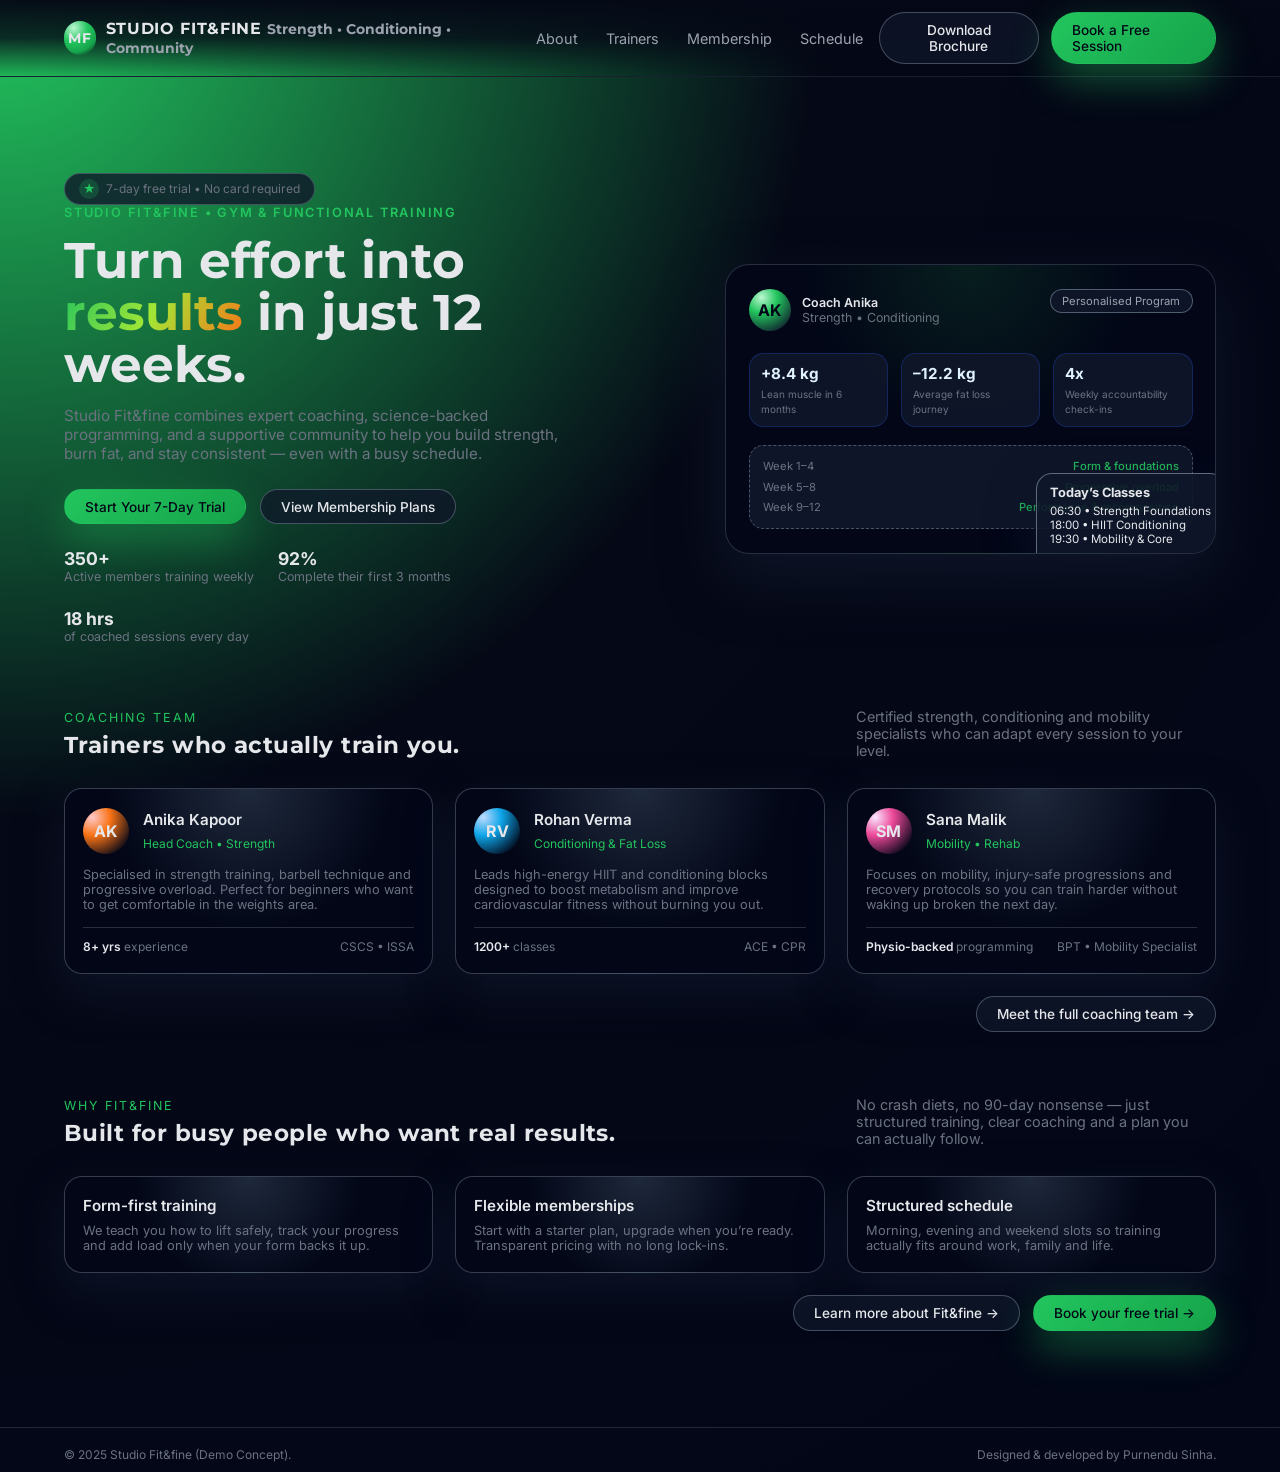
<file: index.html>
<!DOCTYPE html>
<html lang="en">
<head>
  <meta charset="UTF-8" />
  <meta name="viewport" content="width=device-width, initial-scale=1" />
  <title>Studio Fit&fine– Gym & Fitness</title>
  <meta name="description" content="Studio Fit&fine is a modern fitness space offering personal training, group classes, and flexible memberships to help you reach your goals." />

  <!-- Fonts -->
  <link rel="preconnect" href="https://fonts.googleapis.com" />
  <link rel="preconnect" href="https://fonts.gstatic.com" crossorigin />
  <link href="https://fonts.googleapis.com/css2?family=Montserrat:wght@500;600;700;800&family=Inter:wght@300;400;500;600&display=swap" rel="stylesheet" />

  <!-- Styles -->
  <link rel="stylesheet" href="styles.css" />
</head>
<body>
  <header>
    <div class="nav-inner">
      <a href="index.html" class="logo">
        <div class="logo-mark">MF</div>
        <div>
          Studio Fit&fine
          <span>Strength • Conditioning • Community</span>
        </div>
      </a>

      <nav aria-label="Primary navigation">
        <ul>
          <li><a href="about.html">About</a></li>
          <li><a href="trainers.html">Trainers</a></li>
          <li><a href="about.html#membership">Membership</a></li>
          <li><a href="about.html#schedule">Schedule</a></li>
        </ul>
      </nav>

      <div class="nav-cta">
        <button class="btn btn-outline" type="button">Download Brochure</button>
        <a href="about.html#join" class="btn btn-primary">Book a Free Session</a>
      </div>

      <div class="hamburger" aria-hidden="true">
        <span></span><span></span><span></span>
      </div>
    </div>
  </header>

  <main class="page-shell" id="top">
    <!-- HERO -->
    <section class="hero" aria-labelledby="hero-title">
      <div class="hero-copy">
        <div class="btn-pill">
          <span>★</span>
          7-day free trial • No card required
        </div>
        <p class="eyebrow">Studio Fit&fine • Gym & Functional Training</p>
        <h1 id="hero-title">
          Turn effort into <span>results</span> in just 12 weeks.
        </h1>
        <p class="hero-lead">
          Studio Fit&fine combines expert coaching, science-backed programming, and a supportive community
          to help you build strength, burn fat, and stay consistent — even with a busy schedule.
        </p>
        <div class="hero-actions">
          <a href="about.html#join" class="btn btn-primary">
            Start Your 7-Day Trial
          </a>
          <a href="about.html#membership" class="btn btn-outline">
            View Membership Plans
          </a>
        </div>
        <div class="hero-meta">
          <div>
            <strong>350+</strong>
            Active members training weekly
          </div>
          <div>
            <strong>92%</strong>
            Complete their first 3 months
          </div>
          <div>
            <strong>18 hrs</strong>
            of coached sessions every day
          </div>
        </div>
      </div>

      <div class="hero-visual" aria-hidden="true">
        <div class="hero-card">
          <div class="hero-card-header">
            <div class="hero-avatar">
              <div class="hero-avatar-circle">AK</div>
              <div class="hero-avatar-meta">
                <span>Coach Anika</span>
                <span>Strength • Conditioning</span>
              </div>
            </div>
            <div class="hero-tag">Personalised Program</div>
          </div>

          <div class="hero-metrics">
            <div class="metric">
              <strong>+8.4 kg</strong>
              <small>Lean muscle in 6 months</small>
            </div>
            <div class="metric">
              <strong>–12.2 kg</strong>
              <small>Average fat loss journey</small>
            </div>
            <div class="metric">
              <strong>4x</strong>
              <small>Weekly accountability check-ins</small>
            </div>
          </div>

          <div class="hero-timeline">
            <div class="hero-timeline-row">
              <span class="hero-timeline-label">Week 1–4</span>
              <span class="hero-timeline-value">Form &amp; foundations</span>
            </div>
            <div class="hero-timeline-row">
              <span class="hero-timeline-label">Week 5–8</span>
              <span class="hero-timeline-value">Progressive overload</span>
            </div>
            <div class="hero-timeline-row">
              <span class="hero-timeline-label">Week 9–12</span>
              <span class="hero-timeline-value">Performance &amp; recomposition</span>
            </div>
          </div>

          <div class="floating-card">
            <strong>Today’s Classes</strong>
            <span>06:30 • Strength Foundations</span><br />
            <span>18:00 • HIIT Conditioning</span><br />
            <span>19:30 • Mobility &amp; Core</span>
            <div class="floating-progress">
              <span></span>
            </div>
          </div>
        </div>
      </div>
    </section>

    <!-- HOME PREVIEW: Trainers -->
    <section aria-labelledby="home-trainers-title">
      <div class="section-header">
        <div>
          <p class="section-kicker">Coaching team</p>
          <h2 class="section-title" id="home-trainers-title">Trainers who actually train you.</h2>
        </div>
        <p class="section-subtitle">
          Certified strength, conditioning and mobility specialists who can adapt every session to your level.
        </p>
      </div>

      <div class="card-grid" aria-label="Trainer preview">
        <article class="card">
          <div class="trainer-head">
            <div class="trainer-avatar">AK</div>
            <div class="trainer-meta">
              <h3>Anika Kapoor</h3>
              <span>Head Coach • Strength</span>
            </div>
          </div>
          <p class="trainer-bio">
            Specialised in strength training, barbell technique and progressive overload. Perfect for
            beginners who want to get comfortable in the weights area.
          </p>
          <div class="trainer-foot">
            <span><strong>8+ yrs</strong> experience</span>
            <span>CSCS • ISSA</span>
          </div>
        </article>

        <article class="card">
          <div class="trainer-head">
            <div class="trainer-avatar" style="background: radial-gradient(circle at 20% 20%, #bfdbfe 0, #0ea5e9 35%, #020617 85%);">
              RV
            </div>
            <div class="trainer-meta">
              <h3>Rohan Verma</h3>
              <span>Conditioning &amp; Fat Loss</span>
            </div>
          </div>
          <p class="trainer-bio">
            Leads high-energy HIIT and conditioning blocks designed to boost metabolism and improve
            cardiovascular fitness without burning you out.
          </p>
          <div class="trainer-foot">
            <span><strong>1200+</strong> classes</span>
            <span>ACE • CPR</span>
          </div>
        </article>

        <article class="card">
          <div class="trainer-head">
            <div class="trainer-avatar" style="background: radial-gradient(circle at 20% 20%, #fae8ff 0, #ec4899 35%, #020617 85%);">
              SM
            </div>
            <div class="trainer-meta">
              <h3>Sana Malik</h3>
              <span>Mobility • Rehab</span>
            </div>
          </div>
          <p class="trainer-bio">
            Focuses on mobility, injury-safe progressions and recovery protocols so you can train harder
            without waking up broken the next day.
          </p>
          <div class="trainer-foot">
            <span><strong>Physio-backed</strong> programming</span>
            <span>BPT • Mobility Specialist</span>
          </div>
        </article>
      </div>

      <div class="section-cta-row">
        <a href="trainers.html" class="btn btn-outline">Meet the full coaching team →</a>
      </div>
    </section>

    <!-- HOME PREVIEW: Why Fit&fine / Membership -->
    <section aria-labelledby="home-about-title">
      <div class="section-header">
        <div>
          <p class="section-kicker">Why Fit&fine</p>
          <h2 class="section-title" id="home-about-title">Built for busy people who want real results.</h2>
        </div>
        <p class="section-subtitle">
          No crash diets, no 90-day nonsense — just structured training, clear coaching and a plan you can actually follow.
        </p>
      </div>

      <div class="card-grid">
        <article class="card">
          <h3 class="mini-title">Form-first training</h3>
          <p class="mini-copy">
            We teach you how to lift safely, track your progress and add load only when your form backs it up.
          </p>
        </article>
        <article class="card">
          <h3 class="mini-title">Flexible memberships</h3>
          <p class="mini-copy">
            Start with a starter plan, upgrade when you’re ready. Transparent pricing with no long lock-ins.
          </p>
        </article>
        <article class="card">
          <h3 class="mini-title">Structured schedule</h3>
          <p class="mini-copy">
            Morning, evening and weekend slots so training actually fits around work, family and life.
          </p>
        </article>
      </div>

      <div class="section-cta-row">
        <a href="about.html" class="btn btn-outline">Learn more about Fit&fine →</a>
        <a href="about.html#join" class="btn btn-primary">Book your free trial →</a>
      </div>
    </section>
  </main>

  <footer>
    <div class="footer-inner">
      <span>© 2025 Studio Fit&fine (Demo Concept).</span>
      <div class="footer-links">
        <span>Designed &amp; developed by Purnendu Sinha.</span>
      </div>
    </div>
  </footer>
</body>
</html>
</file>
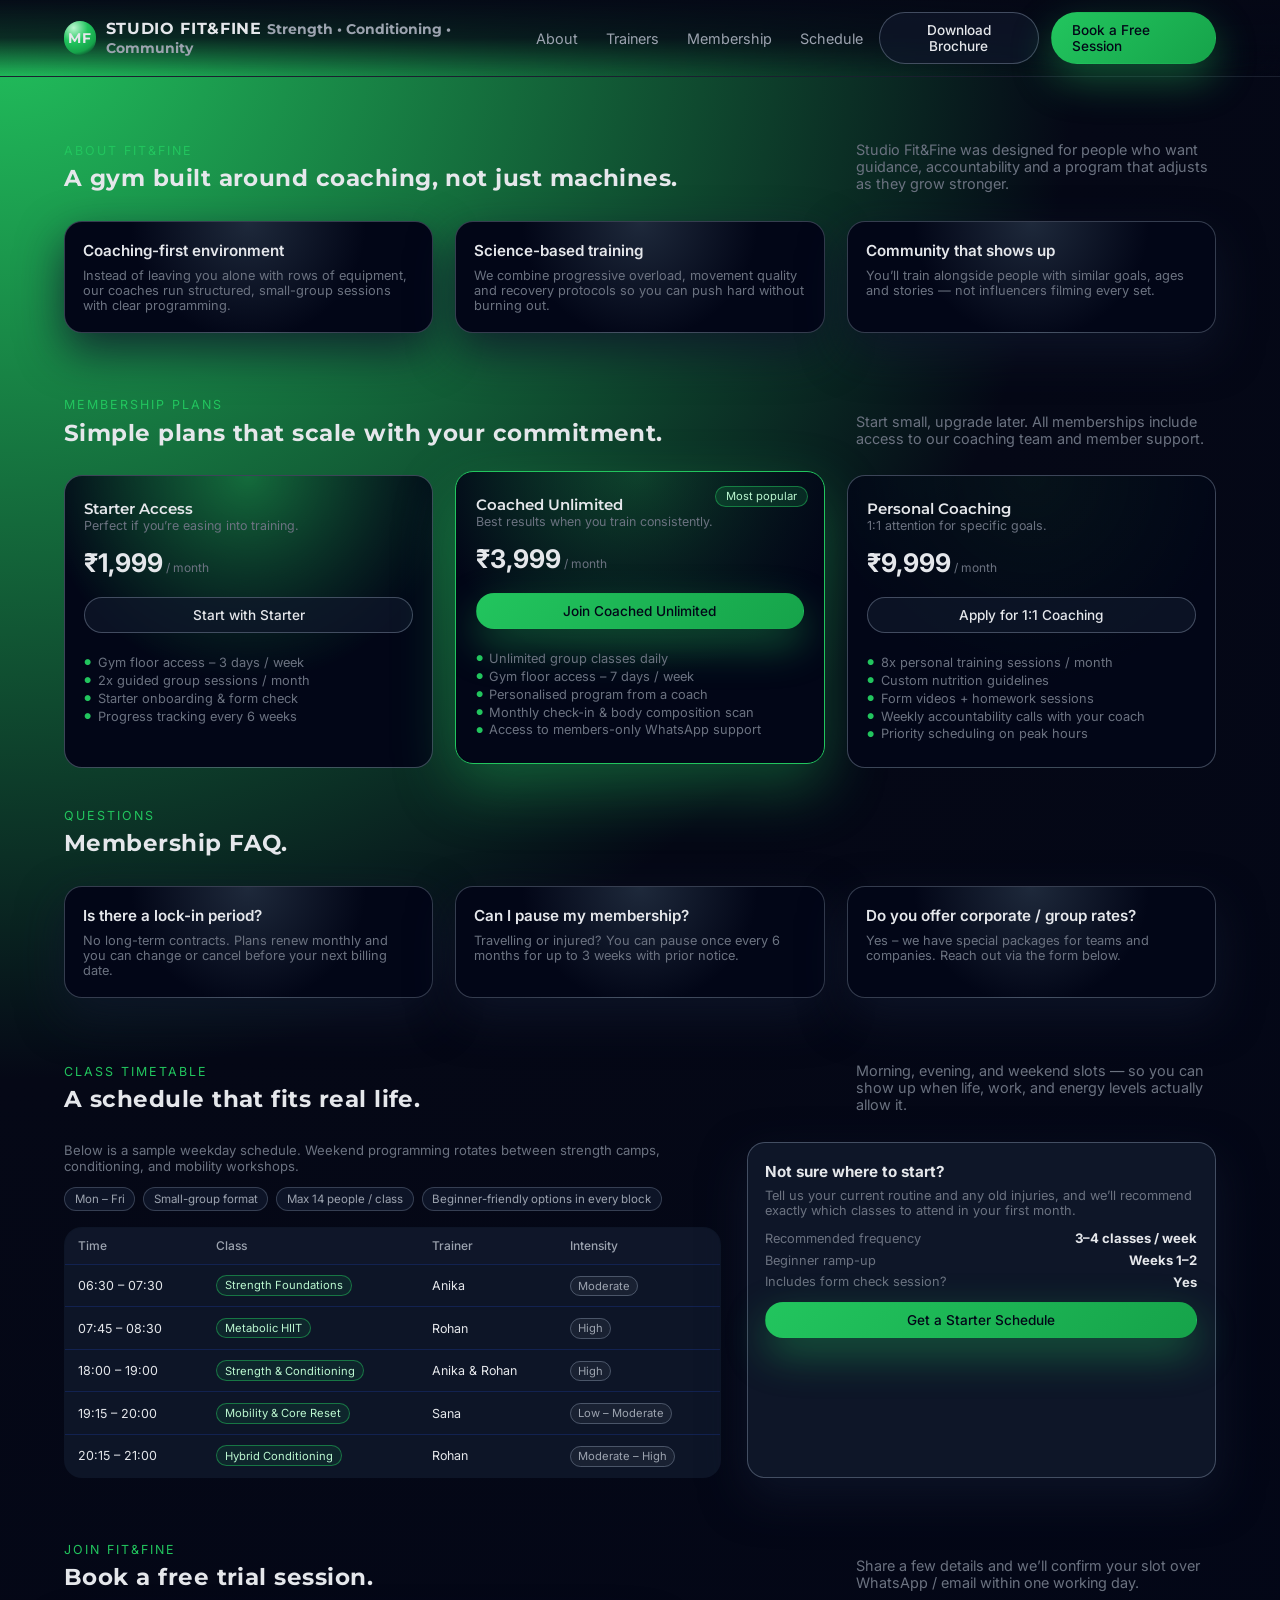
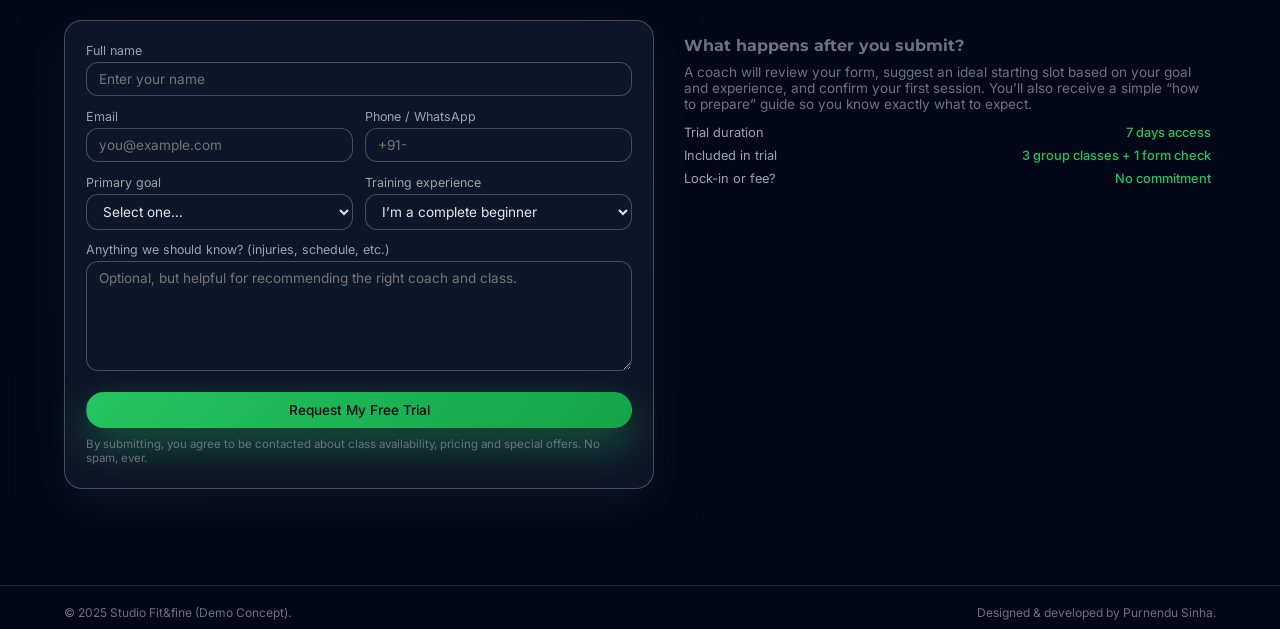
<file: about.html>
<!DOCTYPE html>
<html lang="en">
<head>
  <meta charset="UTF-8" />
  <meta name="viewport" content="width=device-width, initial-scale=1" />
  <title>About – Studio Fit&Fine</title>
  <meta name="description" content="Learn more about Studio Fit&Fine’s story, training philosophy, membership plans and weekly class schedule." />

  <link rel="preconnect" href="https://fonts.googleapis.com" />
  <link rel="preconnect" href="https://fonts.gstatic.com" crossorigin />
  <link href="https://fonts.googleapis.com/css2?family=Montserrat:wght@500;600;700;800&family=Inter:wght@300;400;500;600&display=swap" rel="stylesheet" />

  <link rel="stylesheet" href="styles.css" />
</head>
<body>
  <header>
    <div class="nav-inner">
      <a href="index.html" class="logo">
        <div class="logo-mark">MF</div>
        <div>
          Studio Fit&Fine
          <span>Strength • Conditioning • Community</span>
        </div>
      </a>

      <nav aria-label="Primary navigation">
        <ul>
          <li><a href="about.html">About</a></li>
          <li><a href="trainers.html">Trainers</a></li>
          <li><a href="#membership">Membership</a></li>
          <li><a href="#schedule">Schedule</a></li>
        </ul>
      </nav>

      <div class="nav-cta">
        <button class="btn btn-outline" type="button">Download Brochure</button>
        <a href="#join" class="btn btn-primary">Book a Free Session</a>
      </div>

      <div class="hamburger" aria-hidden="true">
        <span></span><span></span><span></span>
      </div>
    </div>
  </header>

  <main class="page-shell">
    <!-- ABOUT SECTION -->
    <section aria-labelledby="about-title">
      <div class="section-header">
        <div>
          <p class="section-kicker">About Fit&Fine</p>
          <h1 class="section-title" id="about-title">A gym built around coaching, not just machines.</h1>
        </div>
        <p class="section-subtitle">
          Studio Fit&Fine was designed for people who want guidance, accountability and a program that adjusts as they grow stronger.
        </p>
      </div>

      <div class="card-grid">
        <article class="card">
          <h3 class="mini-title">Coaching-first environment</h3>
          <p class="mini-copy">
            Instead of leaving you alone with rows of equipment, our coaches run structured, small-group sessions with clear programming.
          </p>
        </article>
        <article class="card">
          <h3 class="mini-title">Science-based training</h3>
          <p class="mini-copy">
            We combine progressive overload, movement quality and recovery protocols so you can push hard without burning out.
          </p>
        </article>
        <article class="card">
          <h3 class="mini-title">Community that shows up</h3>
          <p class="mini-copy">
            You’ll train alongside people with similar goals, ages and stories — not influencers filming every set.
          </p>
        </article>
      </div>
    </section>

    <!-- MEMBERSHIP SECTION -->
    <section id="membership" aria-labelledby="membership-title">
      <div class="section-header">
        <div>
          <p class="section-kicker">Membership plans</p>
          <h2 class="section-title" id="membership-title">Simple plans that scale with your commitment.</h2>
        </div>
        <p class="section-subtitle">
          Start small, upgrade later. All memberships include access to our coaching team and member support.
        </p>
      </div>

      <div class="plans-grid">
        <!-- Starter -->
        <article class="plan" aria-label="Starter membership">
          <div>
            <p class="plan-name">Starter Access</p>
            <p class="plan-tagline">Perfect if you’re easing into training.</p>
          </div>
          <div class="plan-price">
            <span>₹1,999</span>
            <span>/ month</span>
          </div>
          <div class="plan-cta">
            <a href="#join" class="btn btn-outline" style="width: 100%; justify-content: center;">
              Start with Starter
            </a>
          </div>
          <ul>
            <li>Gym floor access – 3 days / week</li>
            <li>2x guided group sessions / month</li>
            <li>Starter onboarding &amp; form check</li>
            <li>Progress tracking every 6 weeks</li>
          </ul>
        </article>

        <!-- Featured -->
        <article class="plan plan--featured" aria-label="Recommended membership">
          <span class="plan-badge">Most popular</span>
          <div>
            <p class="plan-name">Coached Unlimited</p>
            <p class="plan-tagline">Best results when you train consistently.</p>
          </div>
          <div class="plan-price">
            <span>₹3,999</span>
            <span>/ month</span>
          </div>
          <div class="plan-cta">
            <a href="#join" class="btn btn-primary" style="width: 100%; justify-content: center;">
              Join Coached Unlimited
            </a>
          </div>
          <ul>
            <li>Unlimited group classes daily</li>
            <li>Gym floor access – 7 days / week</li>
            <li>Personalised program from a coach</li>
            <li>Monthly check-in &amp; body composition scan</li>
            <li>Access to members-only WhatsApp support</li>
          </ul>
        </article>

        <!-- Personal Coaching -->
        <article class="plan" aria-label="Personal coaching membership">
          <div>
            <p class="plan-name">Personal Coaching</p>
            <p class="plan-tagline">1:1 attention for specific goals.</p>
          </div>
          <div class="plan-price">
            <span>₹9,999</span>
            <span>/ month</span>
          </div>
          <div class="plan-cta">
            <a href="#join" class="btn btn-outline" style="width: 100%; justify-content: center;">
              Apply for 1:1 Coaching
            </a>
          </div>
          <ul>
            <li>8x personal training sessions / month</li>
            <li>Custom nutrition guidelines</li>
            <li>Form videos + homework sessions</li>
            <li>Weekly accountability calls with your coach</li>
            <li>Priority scheduling on peak hours</li>
          </ul>
        </article>
      </div>

      <!-- FAQ -->
      <section style="margin-top: 2.5rem;">
        <div class="section-header">
          <div>
            <p class="section-kicker">Questions</p>
            <h3 class="section-title">Membership FAQ.</h3>
          </div>
        </div>

        <div class="card-grid">
          <article class="card">
            <h3 class="mini-title">Is there a lock-in period?</h3>
            <p class="mini-copy">
              No long-term contracts. Plans renew monthly and you can change or cancel before your next billing date.
            </p>
          </article>
          <article class="card">
            <h3 class="mini-title">Can I pause my membership?</h3>
            <p class="mini-copy">
              Travelling or injured? You can pause once every 6 months for up to 3 weeks with prior notice.
            </p>
          </article>
          <article class="card">
            <h3 class="mini-title">Do you offer corporate / group rates?</h3>
            <p class="mini-copy">
              Yes – we have special packages for teams and companies. Reach out via the form below.
            </p>
          </article>
        </div>
      </section>
    </section>

    <!-- SCHEDULE SECTION -->
    <section id="schedule" aria-labelledby="schedule-title">
      <div class="section-header">
        <div>
          <p class="section-kicker">Class timetable</p>
          <h2 class="section-title" id="schedule-title">A schedule that fits real life.</h2>
        </div>
        <p class="section-subtitle">
          Morning, evening, and weekend slots — so you can show up when life, work, and energy levels actually allow it.
        </p>
      </div>

      <div class="schedule-layout">
        <div>
          <p class="schedule-note">
            Below is a sample weekday schedule. Weekend programming rotates between strength camps,
            conditioning, and mobility workshops.
          </p>
          <div class="schedule-pill-row">
            <span class="schedule-pill">Mon – Fri</span>
            <span class="schedule-pill">Small-group format</span>
            <span class="schedule-pill">Max 14 people / class</span>
            <span class="schedule-pill">Beginner-friendly options in every block</span>
          </div>

          <table class="schedule-table" aria-label="Weekly group class schedule">
            <thead>
              <tr>
                <th>Time</th>
                <th>Class</th>
                <th>Trainer</th>
                <th>Intensity</th>
              </tr>
            </thead>
            <tbody>
              <tr>
                <td>06:30 – 07:30</td>
                <td><span class="badge-class">Strength Foundations</span></td>
                <td>Anika</td>
                <td><span class="badge-intensity">Moderate</span></td>
              </tr>
              <tr>
                <td>07:45 – 08:30</td>
                <td><span class="badge-class">Metabolic HIIT</span></td>
                <td>Rohan</td>
                <td><span class="badge-intensity">High</span></td>
              </tr>
              <tr>
                <td>18:00 – 19:00</td>
                <td><span class="badge-class">Strength &amp; Conditioning</span></td>
                <td>Anika &amp; Rohan</td>
                <td><span class="badge-intensity">High</span></td>
              </tr>
              <tr>
                <td>19:15 – 20:00</td>
                <td><span class="badge-class">Mobility &amp; Core Reset</span></td>
                <td>Sana</td>
                <td><span class="badge-intensity">Low – Moderate</span></td>
              </tr>
              <tr>
                <td>20:15 – 21:00</td>
                <td><span class="badge-class">Hybrid Conditioning</span></td>
                <td>Rohan</td>
                <td><span class="badge-intensity">Moderate – High</span></td>
              </tr>
            </tbody>
          </table>
        </div>

        <aside class="schedule-sidebar">
          <h3>Not sure where to start?</h3>
          <p>
            Tell us your current routine and any old injuries, and we’ll recommend exactly which classes to
            attend in your first month.
          </p>
          <div class="schedule-side-row">
            <span>Recommended frequency</span>
            <strong>3–4 classes / week</strong>
          </div>
          <div class="schedule-side-row">
            <span>Beginner ramp-up</span>
            <strong>Weeks 1–2</strong>
          </div>
          <div class="schedule-side-row">
            <span>Includes form check session?</span>
            <strong>Yes</strong>
          </div>
          <div style="margin-top: 0.8rem;">
            <a href="#join" class="btn btn-primary" style="width: 100%; justify-content: center;">
              Get a Starter Schedule
            </a>
          </div>
        </aside>
      </div>
    </section>

    <!-- JOIN / CONTACT SECTION -->
    <section id="join" aria-labelledby="contact-title">
      <div class="section-header">
        <div>
          <p class="section-kicker">Join Fit&Fine</p>
          <h2 class="section-title" id="contact-title">Book a free trial session.</h2>
        </div>
        <p class="section-subtitle">
          Share a few details and we’ll confirm your slot over WhatsApp / email within one working day.
        </p>
      </div>

      <div class="contact-grid">
        <form action="#" method="post">
          <div class="field">
            <label for="name">Full name</label>
            <input type="text" id="name" name="name" placeholder="Enter your name" required />
          </div>

          <div class="form-row">
            <div class="field">
              <label for="email">Email</label>
              <input type="email" id="email" name="email" placeholder="you@example.com" required />
            </div>
            <div class="field">
              <label for="phone">Phone / WhatsApp</label>
              <input type="tel" id="phone" name="phone" placeholder="+91-" required />
            </div>
          </div>

          <div class="form-row">
            <div class="field">
              <label for="goal">Primary goal</label>
              <select id="goal" name="goal" required>
                <option value="">Select one…</option>
                <option>Lose weight &amp; tone up</option>
                <option>Build strength &amp; muscle</option>
                <option>Improve stamina &amp; conditioning</option>
                <option>Reduce pain / move better</option>
              </select>
            </div>
            <div class="field">
              <label for="experience">Training experience</label>
              <select id="experience" name="experience">
                <option value="">I’m a complete beginner</option>
                <option>1–2 years lifting</option>
                <option>2–4 years lifting</option>
                <option>Advanced / athlete</option>
              </select>
            </div>
          </div>

          <div class="field">
            <label for="message">Anything we should know? (injuries, schedule, etc.)</label>
            <textarea id="message" name="message" placeholder="Optional, but helpful for recommending the right coach and class."></textarea>
          </div>

          <button type="submit" class="btn btn-primary" style="width: 100%; margin-top: 0.3rem; justify-content: center;">
            Request My Free Trial
          </button>

          <p class="form-note">
            By submitting, you agree to be contacted about class availability, pricing and special offers. No spam,
            ever.
          </p>
        </form>

        <div class="contact-copy">
          <h3>What happens after you submit?</h3>
          <p>
            A coach will review your form, suggest an ideal starting slot based on your goal and experience, and
            confirm your first session. You’ll also receive a simple “how to prepare” guide so you know exactly what to expect.
          </p>

          <div class="contact-highlights">
            <div class="contact-highlight">
              <span>Trial duration</span>
              <span>7 days access</span>
            </div>
            <div class="contact-highlight">
              <span>Included in trial</span>
              <span>3 group classes + 1 form check</span>
            </div>
            <div class="contact-highlight">
              <span>Lock-in or fee?</span>
              <span>No commitment</span>
            </div>
          </div>
        </div>
      </div>
    </section>
  </main>

  <footer>
    <div class="footer-inner">
      <span>© 2025 Studio Fit&fine (Demo Concept).</span>
      <div class="footer-links">
        <span>Designed &amp; developed by Purnendu Sinha.</span>
      </div>
    </div>
  </footer>
</body>
</html>
</file>
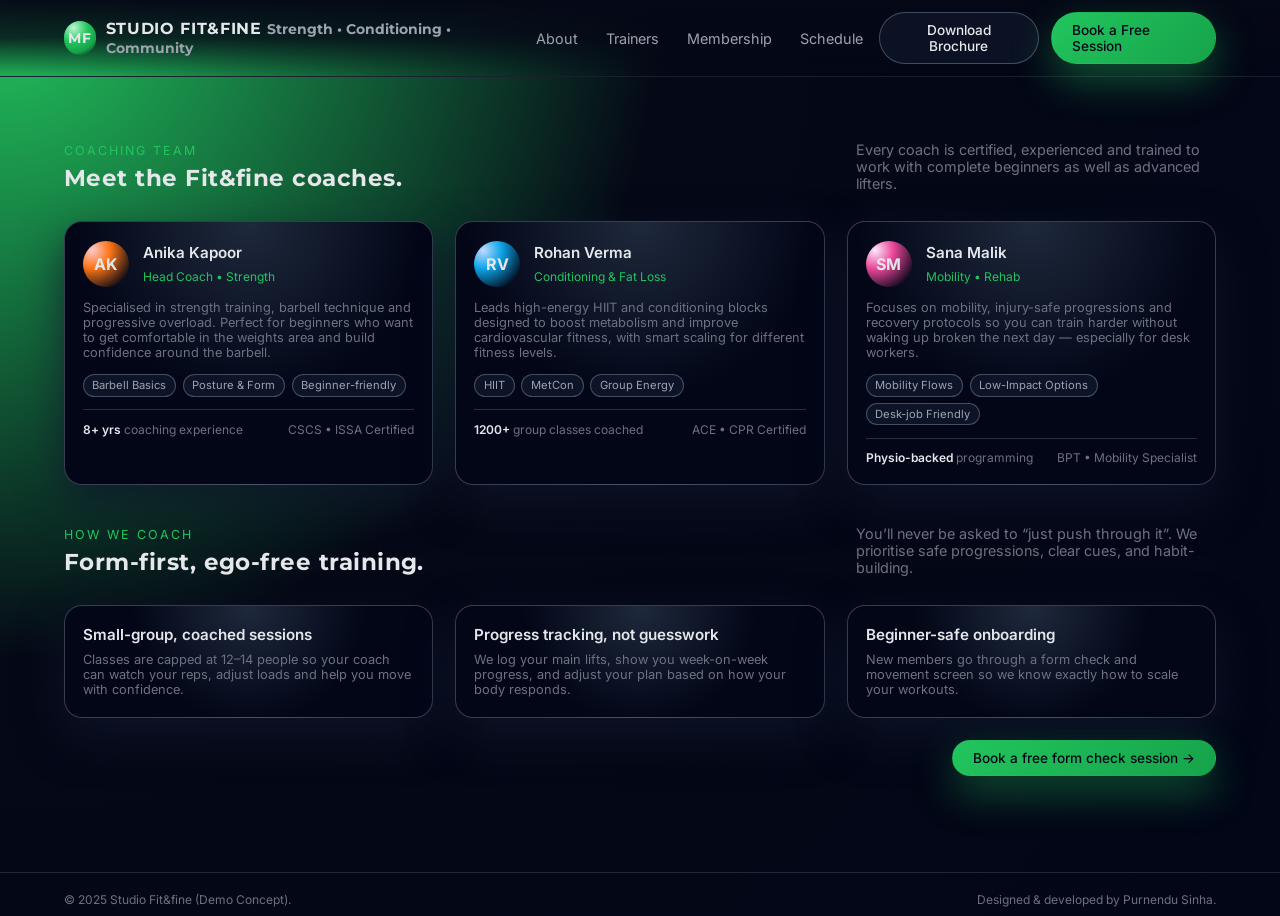
<file: trainers.html>
<!DOCTYPE html>
<html lang="en">
<head>
  <meta charset="UTF-8" />
  <meta name="viewport" content="width=device-width, initial-scale=1" />
  <title>Trainers – Studio Fit&fine</title>
  <meta name="description" content="Meet the coaching team at Studio Fit&fine – strength, conditioning and mobility experts." />

  <link rel="preconnect" href="https://fonts.googleapis.com" />
  <link rel="preconnect" href="https://fonts.gstatic.com" crossorigin />
  <link href="https://fonts.googleapis.com/css2?family=Montserrat:wght@500;600;700;800&family=Inter:wght@300;400;500;600&display=swap" rel="stylesheet" />

  <link rel="stylesheet" href="styles.css" />
</head>
<body>
  <header>
    <div class="nav-inner">
      <a href="index.html" class="logo">
        <div class="logo-mark">MF</div>
        <div>
          Studio Fit&fine
          <span>Strength • Conditioning • Community</span>
        </div>
      </a>

      <nav aria-label="Primary navigation">
        <ul>
          <li><a href="about.html">About</a></li>
          <li><a href="trainers.html">Trainers</a></li>
          <li><a href="about.html#membership">Membership</a></li>
          <li><a href="about.html#schedule">Schedule</a></li>
        </ul>
      </nav>

      <div class="nav-cta">
        <button class="btn btn-outline" type="button">Download Brochure</button>
        <a href="about.html#join" class="btn btn-primary">Book a Free Session</a>
      </div>

      <div class="hamburger" aria-hidden="true">
        <span></span><span></span><span></span>
      </div>
    </div>
  </header>

  <main class="page-shell">
    <!-- TRAINERS -->
    <section aria-labelledby="trainers-title">
      <div class="section-header">
        <div>
          <p class="section-kicker">Coaching team</p>
          <h1 class="section-title" id="trainers-title">Meet the Fit&fine coaches.</h1>
        </div>
        <p class="section-subtitle">
          Every coach is certified, experienced and trained to work with complete beginners as well as advanced lifters.
        </p>
      </div>

      <div class="card-grid" aria-label="Trainer profiles">
        <!-- Trainer 1 -->
        <article class="card">
          <div class="trainer-head">
            <div class="trainer-avatar">AK</div>
            <div class="trainer-meta">
              <h3>Anika Kapoor</h3>
              <span>Head Coach • Strength</span>
            </div>
          </div>
          <p class="trainer-bio">
            Specialised in strength training, barbell technique and progressive overload. Perfect for
            beginners who want to get comfortable in the weights area and build confidence around the barbell.
          </p>
          <div class="chip-row">
            <span class="chip">Barbell Basics</span>
            <span class="chip">Posture &amp; Form</span>
            <span class="chip">Beginner-friendly</span>
          </div>
          <div class="trainer-foot">
            <span><strong>8+ yrs</strong> coaching experience</span>
            <span>CSCS • ISSA Certified</span>
          </div>
        </article>

        <!-- Trainer 2 -->
        <article class="card">
          <div class="trainer-head">
            <div class="trainer-avatar" style="background: radial-gradient(circle at 20% 20%, #bfdbfe 0, #0ea5e9 35%, #020617 85%);">
              RV
            </div>
            <div class="trainer-meta">
              <h3>Rohan Verma</h3>
              <span>Conditioning &amp; Fat Loss</span>
            </div>
          </div>
          <p class="trainer-bio">
            Leads high-energy HIIT and conditioning blocks designed to boost metabolism and improve cardiovascular
            fitness, with smart scaling for different fitness levels.
          </p>
          <div class="chip-row">
            <span class="chip">HIIT</span>
            <span class="chip">MetCon</span>
            <span class="chip">Group Energy</span>
          </div>
          <div class="trainer-foot">
            <span><strong>1200+</strong> group classes coached</span>
            <span>ACE • CPR Certified</span>
          </div>
        </article>

        <!-- Trainer 3 -->
        <article class="card">
          <div class="trainer-head">
            <div class="trainer-avatar" style="background: radial-gradient(circle at 20% 20%, #fae8ff 0, #ec4899 35%, #020617 85%);">
              SM
            </div>
            <div class="trainer-meta">
              <h3>Sana Malik</h3>
              <span>Mobility • Rehab</span>
            </div>
          </div>
          <p class="trainer-bio">
            Focuses on mobility, injury-safe progressions and recovery protocols so you can train harder
            without waking up broken the next day — especially for desk workers.
          </p>
          <div class="chip-row">
            <span class="chip">Mobility Flows</span>
            <span class="chip">Low-Impact Options</span>
            <span class="chip">Desk-job Friendly</span>
          </div>
          <div class="trainer-foot">
            <span><strong>Physio-backed</strong> programming</span>
            <span>BPT • Mobility Specialist</span>
          </div>
        </article>
      </div>
    </section>

    <!-- HOW WE COACH -->
    <section style="margin-top: 2.5rem;">
      <div class="section-header">
        <div>
          <p class="section-kicker">How we coach</p>
          <h2 class="section-title">Form-first, ego-free training.</h2>
        </div>
        <p class="section-subtitle">
          You’ll never be asked to “just push through it”. We prioritise safe progressions, clear cues, and habit-building.
        </p>
      </div>

      <div class="card-grid">
        <article class="card">
          <h3 class="mini-title">Small-group, coached sessions</h3>
          <p class="mini-copy">
            Classes are capped at 12–14 people so your coach can watch your reps, adjust loads and help you move with confidence.
          </p>
        </article>
        <article class="card">
          <h3 class="mini-title">Progress tracking, not guesswork</h3>
          <p class="mini-copy">
            We log your main lifts, show you week-on-week progress, and adjust your plan based on how your body responds.
          </p>
        </article>
        <article class="card">
          <h3 class="mini-title">Beginner-safe onboarding</h3>
          <p class="mini-copy">
            New members go through a form check and movement screen so we know exactly how to scale your workouts.
          </p>
        </article>
      </div>

      <div class="section-cta-row">
        <a href="about.html#join" class="btn btn-primary">Book a free form check session →</a>
      </div>
    </section>
  </main>

  <footer>
    <div class="footer-inner">
      <span>© 2025 Studio Fit&fine (Demo Concept).</span>
      <div class="footer-links">
        <span>Designed &amp; developed by Purnendu Sinha.</span>
      </div>
    </div>
  </footer>
</body>
</html>
</file>
<file: styles.css>
:root {
  --bg-body: #050816;
  --bg-elevated: #0b1020;
  --bg-elevated-soft: rgba(15, 23, 42, 0.9);
  --accent: #22c55e;
  --accent-soft: rgba(34, 197, 94, 0.15);
  --accent-alt: #f97316;
  --border-subtle: rgba(148, 163, 184, 0.3);
  --text-main: #e5e7eb;
  --text-muted: #9ca3af;
  --text-soft: #6b7280;
  --danger: #ef4444;
  --radius-lg: 18px;
  --radius-xl: 24px;
  --shadow-soft: 0 24px 60px rgba(15, 23, 42, 0.9);
  --shadow-subtle: 0 18px 45px rgba(15, 23, 42, 0.8);
  --nav-height: 76px;
}

* {
  box-sizing: border-box;
  margin: 0;
  padding: 0;
}

html,
body {
  scroll-behavior: smooth;
  background: radial-gradient(circle at top left, #22c55e 0, #050816 42%, #020617 100%);
}

body {
  font-family: 'Inter', system-ui, -apple-system, BlinkMacSystemFont, sans-serif;
  color: var(--text-main);
  min-height: 100vh;
}

a {
  color: inherit;
  text-decoration: none;
}

img {
  max-width: 100%;
  display: block;
}

/* Layout */

.page-shell {
  max-width: 1200px;
  margin: 0 auto;
  padding: 0 1.5rem 3rem;
}

header {
  position: sticky;
  top: 0;
  z-index: 20;
  backdrop-filter: blur(18px);
  background: linear-gradient(
    to bottom,
    rgba(5, 8, 22, 0.98),
    rgba(5, 8, 22, 0.8),
    transparent
  );
  border-bottom: 1px solid rgba(148, 163, 184, 0.15);
}

.nav-inner {
  max-width: 1200px;
  margin: 0 auto;
  padding: 0.75rem 1.5rem;
  display: flex;
  align-items: center;
  justify-content: space-between;
  height: var(--nav-height);
  gap: 1rem;
}

.logo {
  display: flex;
  align-items: center;
  gap: 0.6rem;
  font-family: 'Montserrat', sans-serif;
  font-weight: 700;
  letter-spacing: 0.04em;
  text-transform: uppercase;
}

.logo-mark {
  width: 34px;
  height: 34px;
  border-radius: 999px;
  background: radial-gradient(circle at 30% 20%, #bbf7d0 0, #22c55e 40%, #16a34a 70%, #020617 100%);
  display: flex;
  align-items: center;
  justify-content: center;
  font-size: 0.9rem;
}

.logo span:last-child {
  font-size: 0.85rem;
  color: var(--text-muted);
  text-transform: none;
  letter-spacing: 0;
}

nav ul {
  display: flex;
  align-items: center;
  list-style: none;
  gap: 1.75rem;
  font-size: 0.9rem;
}

nav a {
  position: relative;
  color: var(--text-muted);
}

nav a::after {
  content: "";
  position: absolute;
  left: 0;
  bottom: -0.35rem;
  width: 0;
  height: 2px;
  border-radius: 999px;
  background: linear-gradient(to right, var(--accent), var(--accent-alt));
  transition: width 0.18s ease-out;
}

nav a:hover {
  color: var(--text-main);
}

nav a:hover::after {
  width: 16px;
}

.nav-cta {
  display: flex;
  align-items: center;
  gap: 0.75rem;
}

/* Buttons */

.btn {
  display: inline-flex;
  align-items: center;
  justify-content: center;
  gap: 0.4rem;
  border-radius: 999px;
  padding: 0.55rem 1.25rem;
  border: 1px solid transparent;
  font-size: 0.85rem;
  font-weight: 500;
  cursor: pointer;
  background: none;
  color: inherit;
  transition:
    transform 0.15s ease-out,
    box-shadow 0.15s ease-out,
    background 0.15s ease-out,
    border-color 0.15s ease-out;
  font-family: inherit;
}

.btn-primary {
  background: linear-gradient(135deg, #22c55e, #16a34a);
  color: #020617;
  box-shadow: 0 16px 40px rgba(34, 197, 94, 0.4);
}

.btn-primary:hover {
  transform: translateY(-1px) translateZ(0);
  box-shadow: 0 18px 48px rgba(34, 197, 94, 0.45);
}

.btn-outline {
  border-color: rgba(148, 163, 184, 0.4);
  background: rgba(15, 23, 42, 0.75);
}

.btn-outline:hover {
  border-color: var(--accent);
  background: rgba(15, 23, 42, 0.95);
}

.btn-pill {
  border-radius: 999px;
  border: 1px solid rgba(148, 163, 184, 0.35);
  background: rgba(15, 23, 42, 0.8);
  padding: 0.3rem 0.9rem;
  font-size: 0.75rem;
  color: var(--text-soft);
  display: inline-flex;
  align-items: center;
  gap: 0.4rem;
}

.btn-pill span {
  display: inline-flex;
  align-items: center;
  justify-content: center;
  width: 20px;
  height: 20px;
  border-radius: 999px;
  background: rgba(34, 197, 94, 0.2);
  color: var(--accent);
  font-size: 0.75rem;
}

/* Hamburger */

.hamburger {
  display: none;
  flex-direction: column;
  gap: 4px;
  cursor: pointer;
}

.hamburger span {
  width: 20px;
  height: 2px;
  border-radius: 999px;
  background: var(--text-main);
}

/* Hero */

main {
  margin-top: 1.5rem;
}

.hero {
  display: grid;
  grid-template-columns: minmax(0, 1.25fr) minmax(0, 1fr);
  gap: 3rem;
  align-items: center;
  padding-top: 2rem;
}

.hero-copy {
  max-width: 540px;
}

.eyebrow {
  font-size: 0.8rem;
  text-transform: uppercase;
  letter-spacing: 0.14em;
  color: var(--accent);
  margin-bottom: 0.9rem;
  font-weight: 600;
}

.hero h1 {
  font-family: 'Montserrat', sans-serif;
  font-size: clamp(2.3rem, 4vw, 3.1rem);
  line-height: 1.05;
  margin-bottom: 1rem;
}

.hero h1 span {
  background: linear-gradient(120deg, #22c55e, #a3e635, #f97316);
  -webkit-background-clip: text;
  background-clip: text;
  color: transparent;
}

.hero-lead {
  font-size: 0.95rem;
  color: var(--text-soft);
  max-width: 32rem;
  margin-bottom: 1.6rem;
}

.hero-actions {
  display: flex;
  flex-wrap: wrap;
  gap: 0.9rem;
  margin-bottom: 1.5rem;
}

.hero-meta {
  display: flex;
  flex-wrap: wrap;
  gap: 1.5rem;
  font-size: 0.78rem;
  color: var(--text-soft);
}

.hero-meta strong {
  display: block;
  font-size: 1.1rem;
  color: var(--text-main);
}

.hero-visual {
  position: relative;
}

.hero-card {
  position: relative;
  border-radius: var(--radius-xl);
  padding: 1.5rem 1.4rem;
  background: radial-gradient(circle at top, #22c55e1f 0, #020617 45%);
  border: 1px solid rgba(148, 163, 184, 0.25);
  box-shadow: var(--shadow-soft);
  overflow: hidden;
}

.hero-card-header {
  display: flex;
  justify-content: space-between;
  gap: 1rem;
  margin-bottom: 1.4rem;
}

.hero-avatar {
  display: flex;
  align-items: center;
  gap: 0.7rem;
}

.hero-avatar-circle {
  width: 42px;
  height: 42px;
  border-radius: 999px;
  background: radial-gradient(circle at 30% 20%, #bbf7d0 0, #22c55e 35%, #0f172a 88%);
  display: flex;
  align-items: center;
  justify-content: center;
  font-size: 1rem;
  font-weight: 700;
  color: #020617;
}

.hero-avatar-meta span {
  display: block;
  font-size: 0.78rem;
}

.hero-avatar-meta span:first-child {
  font-weight: 600;
}

.hero-avatar-meta span:last-child {
  color: var(--text-soft);
}

.hero-tag {
  font-size: 0.7rem;
  padding: 0.25rem 0.7rem;
  border-radius: 999px;
  background: rgba(15, 23, 42, 0.9);
  border: 1px solid rgba(148, 163, 184, 0.5);
  color: var(--text-muted);
  align-self: flex-start;
}

.hero-metrics {
  display: grid;
  grid-template-columns: repeat(3, minmax(0, 1fr));
  gap: 0.8rem;
  margin-bottom: 1.1rem;
  font-size: 0.75rem;
}

.metric {
  padding: 0.65rem 0.7rem;
  border-radius: 0.9rem;
  background: rgba(15, 23, 42, 0.9);
  border: 1px solid rgba(30, 64, 175, 0.4);
}

.metric strong {
  display: block;
  font-size: 0.95rem;
  margin-bottom: 0.15rem;
  color: #e0f2fe;
}

.metric small {
  color: var(--text-soft);
}

.hero-timeline {
  position: relative;
  margin-top: 0.4rem;
  padding: 0.85rem 0.8rem;
  border-radius: 0.9rem;
  background: rgba(15, 23, 42, 0.94);
  border: 1px dashed rgba(148, 163, 184, 0.45);
  font-size: 0.7rem;
}

.hero-timeline-row {
  display: flex;
  justify-content: space-between;
  gap: 0.8rem;
  margin-bottom: 0.4rem;
}

.hero-timeline-row:last-child {
  margin-bottom: 0;
}

.hero-timeline-label {
  color: var(--text-soft);
}

.hero-timeline-value {
  font-weight: 500;
  color: var(--accent);
}

.floating-card {
  position: absolute;
  right: -0.7rem;
  bottom: -1rem;
  width: 190px;
  border-radius: 1rem;
  padding: 0.7rem 0.8rem;
  background: var(--bg-elevated-soft);
  border: 1px solid rgba(148, 163, 184, 0.6);
  transform: translateY(0);
  animation: float 6s ease-in-out infinite;
  font-size: 0.72rem;
  box-shadow: var(--shadow-subtle);
}

.floating-card strong {
  display: block;
  font-size: 0.8rem;
  margin-bottom: 0.25rem;
}

.floating-progress {
  margin-top: 0.4rem;
  width: 100%;
  height: 4px;
  border-radius: 999px;
  background: rgba(30, 64, 175, 0.6);
  overflow: hidden;
  position: relative;
}

.floating-progress span {
  position: absolute;
  left: 0;
  top: 0;
  height: 100%;
  width: 70%;
  border-radius: 999px;
  background: linear-gradient(90deg, #22c55e, #a3e635);
}

@keyframes float {
  0%,
  100% {
    transform: translateY(0);
  }
  50% {
    transform: translateY(-8px);
  }
}

/* Sections */

section {
  margin-top: 4rem;
}

.section-header {
  display: flex;
  justify-content: space-between;
  align-items: flex-end;
  gap: 1rem;
  margin-bottom: 1.8rem;
}

.section-title {
  font-family: 'Montserrat', sans-serif;
  font-size: 1.45rem;
  letter-spacing: 0.02em;
}

.section-kicker {
  font-size: 0.78rem;
  color: var(--accent);
  text-transform: uppercase;
  letter-spacing: 0.16em;
  margin-bottom: 0.4rem;
}

.section-subtitle {
  font-size: 0.9rem;
  color: var(--text-soft);
  max-width: 360px;
}

.section-cta-row {
  margin-top: 1.4rem;
  display: flex;
  gap: 0.8rem;
  justify-content: flex-end;
  flex-wrap: wrap;
}

/* Cards & Grid */

.card-grid {
  display: grid;
  grid-template-columns: repeat(3, minmax(0, 1fr));
  gap: 1.4rem;
}

.card {
  border-radius: var(--radius-lg);
  padding: 1.2rem 1.1rem;
  background: radial-gradient(circle at top, #1e293b 0, #020617 55%);
  border: 1px solid rgba(148, 163, 184, 0.35);
  box-shadow: var(--shadow-subtle);
}

.mini-title {
  font-size: 0.95rem;
  margin-bottom: 0.5rem;
  font-weight: 600;
}

.mini-copy {
  font-size: 0.8rem;
  color: var(--text-soft);
}

/* Trainers */

.trainer-head {
  display: flex;
  align-items: center;
  gap: 0.9rem;
  margin-bottom: 0.8rem;
}

.trainer-avatar {
  width: 46px;
  height: 46px;
  border-radius: 999px;
  background: radial-gradient(circle at 20% 20%, #fecaca 0, #f97316 35%, #020617 85%);
  display: flex;
  align-items: center;
  justify-content: center;
  font-weight: 700;
  font-size: 1rem;
}

.trainer-meta h3 {
  font-size: 0.95rem;
  margin-bottom: 0.2rem;
  font-weight: 600;
}

.trainer-meta span {
  font-size: 0.75rem;
  color: var(--accent);
}

.trainer-bio {
  font-size: 0.8rem;
  color: var(--text-soft);
  margin-bottom: 0.9rem;
}

.chip-row {
  display: flex;
  flex-wrap: wrap;
  gap: 0.4rem;
  margin-bottom: 0.7rem;
}

.chip {
  font-size: 0.7rem;
  padding: 0.2rem 0.55rem;
  border-radius: 999px;
  background: rgba(15, 23, 42, 0.9);
  border: 1px solid rgba(148, 163, 184, 0.4);
  color: var(--text-muted);
}

.trainer-foot {
  display: flex;
  justify-content: space-between;
  align-items: center;
  font-size: 0.75rem;
  color: var(--text-soft);
  border-top: 1px solid rgba(148, 163, 184, 0.25);
  padding-top: 0.7rem;
  margin-top: 0.8rem;
}

.trainer-foot strong {
  color: var(--text-main);
  font-weight: 600;
}

/* Plans */

.plans-grid {
  display: grid;
  grid-template-columns: repeat(3, minmax(0, 1fr));
  gap: 1.4rem;
}

.plan {
  border-radius: var(--radius-lg);
  padding: 1.4rem 1.2rem;
  background: radial-gradient(circle at top, #22c55e0f 0, #020617 60%);
  border: 1px solid rgba(148, 163, 184, 0.4);
  position: relative;
  overflow: hidden;
  display: flex;
  flex-direction: column;
  gap: 0.9rem;
}

.plan--featured {
  border-color: var(--accent);
  box-shadow: 0 24px 60px rgba(34, 197, 94, 0.35);
  transform: translateY(-4px);
}

.plan-badge {
  position: absolute;
  top: 0.85rem;
  right: 1rem;
  font-size: 0.7rem;
  padding: 0.15rem 0.6rem;
  border-radius: 999px;
  background: rgba(34, 197, 94, 0.16);
  color: #bbf7d0;
  border: 1px solid rgba(34, 197, 94, 0.5);
}

.plan-name {
  font-size: 0.95rem;
  font-weight: 600;
  font-family: 'Montserrat', sans-serif;
}

.plan-tagline {
  font-size: 0.78rem;
  color: var(--text-soft);
}

.plan-price {
  display: flex;
  align-items: baseline;
  gap: 0.2rem;
}

.plan-price span:first-child {
  font-size: 1.6rem;
  font-weight: 700;
}

.plan-price span:nth-child(2) {
  font-size: 0.75rem;
  color: var(--text-soft);
}

.plan-cta {
  margin-top: 0.3rem;
}

.plan ul {
  list-style: none;
  font-size: 0.8rem;
  color: var(--text-soft);
  margin-top: 0.3rem;
}

.plan li {
  display: flex;
  align-items: center;
  gap: 0.4rem;
  margin: 0.18rem 0;
}

.plan li::before {
  content: "●";
  font-size: 0.5rem;
  color: var(--accent);
}

/* Schedule */

.schedule-layout {
  display: grid;
  grid-template-columns: minmax(0, 1.4fr) minmax(0, 1fr);
  gap: 1.6rem;
}

.schedule-note {
  font-size: 0.82rem;
  color: var(--text-soft);
  margin-bottom: 0.8rem;
}

.schedule-pill-row {
  display: flex;
  flex-wrap: wrap;
  gap: 0.5rem;
  margin-bottom: 1rem;
}

.schedule-pill {
  font-size: 0.72rem;
  padding: 0.25rem 0.6rem;
  border-radius: 999px;
  background: rgba(15, 23, 42, 0.9);
  border: 1px solid rgba(148, 163, 184, 0.3);
  color: var(--text-muted);
}

.schedule-table {
  width: 100%;
  border-collapse: collapse;
  font-size: 0.78rem;
  border-radius: var(--radius-lg);
  overflow: hidden;
  background: rgba(15, 23, 42, 0.9);
  border: 1px solid rgba(148, 163, 184, 0.4);
}

.schedule-table thead {
  background: rgba(15, 23, 42, 0.95);
}

.schedule-table th,
.schedule-table td {
  padding: 0.65rem 0.8rem;
  text-align: left;
}

.schedule-table th {
  font-size: 0.75rem;
  color: var(--text-muted);
  font-weight: 500;
}

.schedule-table td {
  border-top: 1px solid rgba(30, 64, 175, 0.3);
}

.badge-class {
  display: inline-flex;
  align-items: center;
  padding: 0.15rem 0.5rem;
  border-radius: 999px;
  font-size: 0.7rem;
  background: rgba(34, 197, 94, 0.1);
  color: #bbf7d0;
  border: 1px solid rgba(34, 197, 94, 0.5);
}

.badge-intensity {
  font-size: 0.7rem;
  padding: 0.15rem 0.45rem;
  border-radius: 999px;
  background: rgba(248, 250, 252, 0.05);
  border: 1px solid rgba(148, 163, 184, 0.4);
  color: var(--text-muted);
}

.schedule-sidebar {
  border-radius: var(--radius-lg);
  padding: 1.2rem 1.1rem;
  background: rgba(15, 23, 42, 0.96);
  border: 1px solid rgba(148, 163, 184, 0.4);
  box-shadow: var(--shadow-subtle);
  font-size: 0.8rem;
}

.schedule-sidebar h3 {
  font-size: 0.95rem;
  margin-bottom: 0.4rem;
}

.schedule-sidebar p {
  color: var(--text-soft);
  margin-bottom: 0.8rem;
}

.schedule-side-row {
  display: flex;
  justify-content: space-between;
  align-items: center;
  margin-bottom: 0.35rem;
  color: var(--text-soft);
}

.schedule-side-row strong {
  color: var(--text-main);
  font-size: 0.82rem;
}

/* Contact */

.contact-grid {
  display: grid;
  grid-template-columns: minmax(0, 1.1fr) minmax(0, 1fr);
  gap: 1.6rem;
}

form {
  border-radius: var(--radius-lg);
  padding: 1.4rem 1.3rem;
  background: rgba(15, 23, 42, 0.95);
  border: 1px solid rgba(148, 163, 184, 0.4);
  box-shadow: var(--shadow-subtle);
  font-size: 0.85rem;
}

.form-row {
  display: grid;
  grid-template-columns: repeat(2, minmax(0, 1fr));
  gap: 0.8rem;
}

.field {
  margin-bottom: 0.8rem;
}

label {
  display: block;
  font-size: 0.78rem;
  margin-bottom: 0.25rem;
  color: var(--text-muted);
}

input,
select,
textarea {
  width: 100%;
  border-radius: 0.75rem;
  border: 1px solid rgba(148, 163, 184, 0.4);
  background: rgba(15, 23, 42, 0.95);
  color: var(--text-main);
  padding: 0.5rem 0.75rem;
  font-size: 0.85rem;
  font-family: inherit;
  outline: none;
  transition:
    border-color 0.12s ease-out,
    box-shadow 0.12s ease-out,
    background 0.12s ease-out;
}

input:focus,
select:focus,
textarea:focus {
  border-color: var(--accent);
  box-shadow: 0 0 0 1px rgba(34, 197, 94, 0.4);
  background: rgba(15, 23, 42, 0.98);
}

textarea {
  min-height: 110px;
  resize: vertical;
}

.form-note {
  margin-top: 0.6rem;
  font-size: 0.72rem;
  color: var(--text-soft);
}

.contact-copy {
  font-size: 0.85rem;
  color: var(--text-soft);
  padding: 1rem 0.3rem;
}

.contact-copy h3 {
  font-family: 'Montserrat', sans-serif;
  font-size: 1rem;
  margin-bottom: 0.6rem;
}

.contact-highlights {
  margin-top: 0.8rem;
  display: grid;
  gap: 0.5rem;
}

.contact-highlight {
  display: flex;
  justify-content: space-between;
  font-size: 0.8rem;
}

.contact-highlight span:first-child {
  color: var(--text-muted);
}

.contact-highlight span:last-child {
  font-weight: 500;
  color: var(--accent);
}

/* Footer */

footer {
  margin-top: 3rem;
  border-top: 1px solid rgba(148, 163, 184, 0.2);
  padding-top: 1.2rem;
  padding-bottom: 0.6rem;
  font-size: 0.75rem;
  color: var(--text-soft);
}

.footer-inner {
  max-width: 1200px;
  margin: 0 auto;
  padding: 0 1.5rem;
  display: flex;
  justify-content: space-between;
  align-items: center;
  gap: 1rem;
  flex-wrap: wrap;
}

.footer-links {
  display: flex;
  gap: 1rem;
  flex-wrap: wrap;
}

/* Responsive */

@media (max-width: 960px) {
  .hero {
    grid-template-columns: minmax(0, 1fr);
  }

  .hero-visual {
    order: -1;
  }

  .card-grid,
  .plans-grid {
    grid-template-columns: repeat(2, minmax(0, 1fr));
  }

  .schedule-layout,
  .contact-grid {
    grid-template-columns: minmax(0, 1fr);
  }
}

@media (max-width: 768px) {
  .nav-inner {
    padding-inline: 1rem;
  }

  nav ul {
    display: none; /* purely visual: no JS menu */
  }

  .nav-cta {
    display: none;
  }

  .hamburger {
    display: flex;
  }

  .hero {
    gap: 2.1rem;
  }

  section {
    margin-top: 3rem;
  }

  .card-grid,
  .plans-grid {
    grid-template-columns: minmax(0, 1fr);
  }

  .section-header {
    flex-direction: column;
    align-items: flex-start;
  }

  .page-shell {
    padding-inline: 1.1rem;
  }

  .footer-inner {
    padding-inline: 1.1rem;
  }
}
</file>
